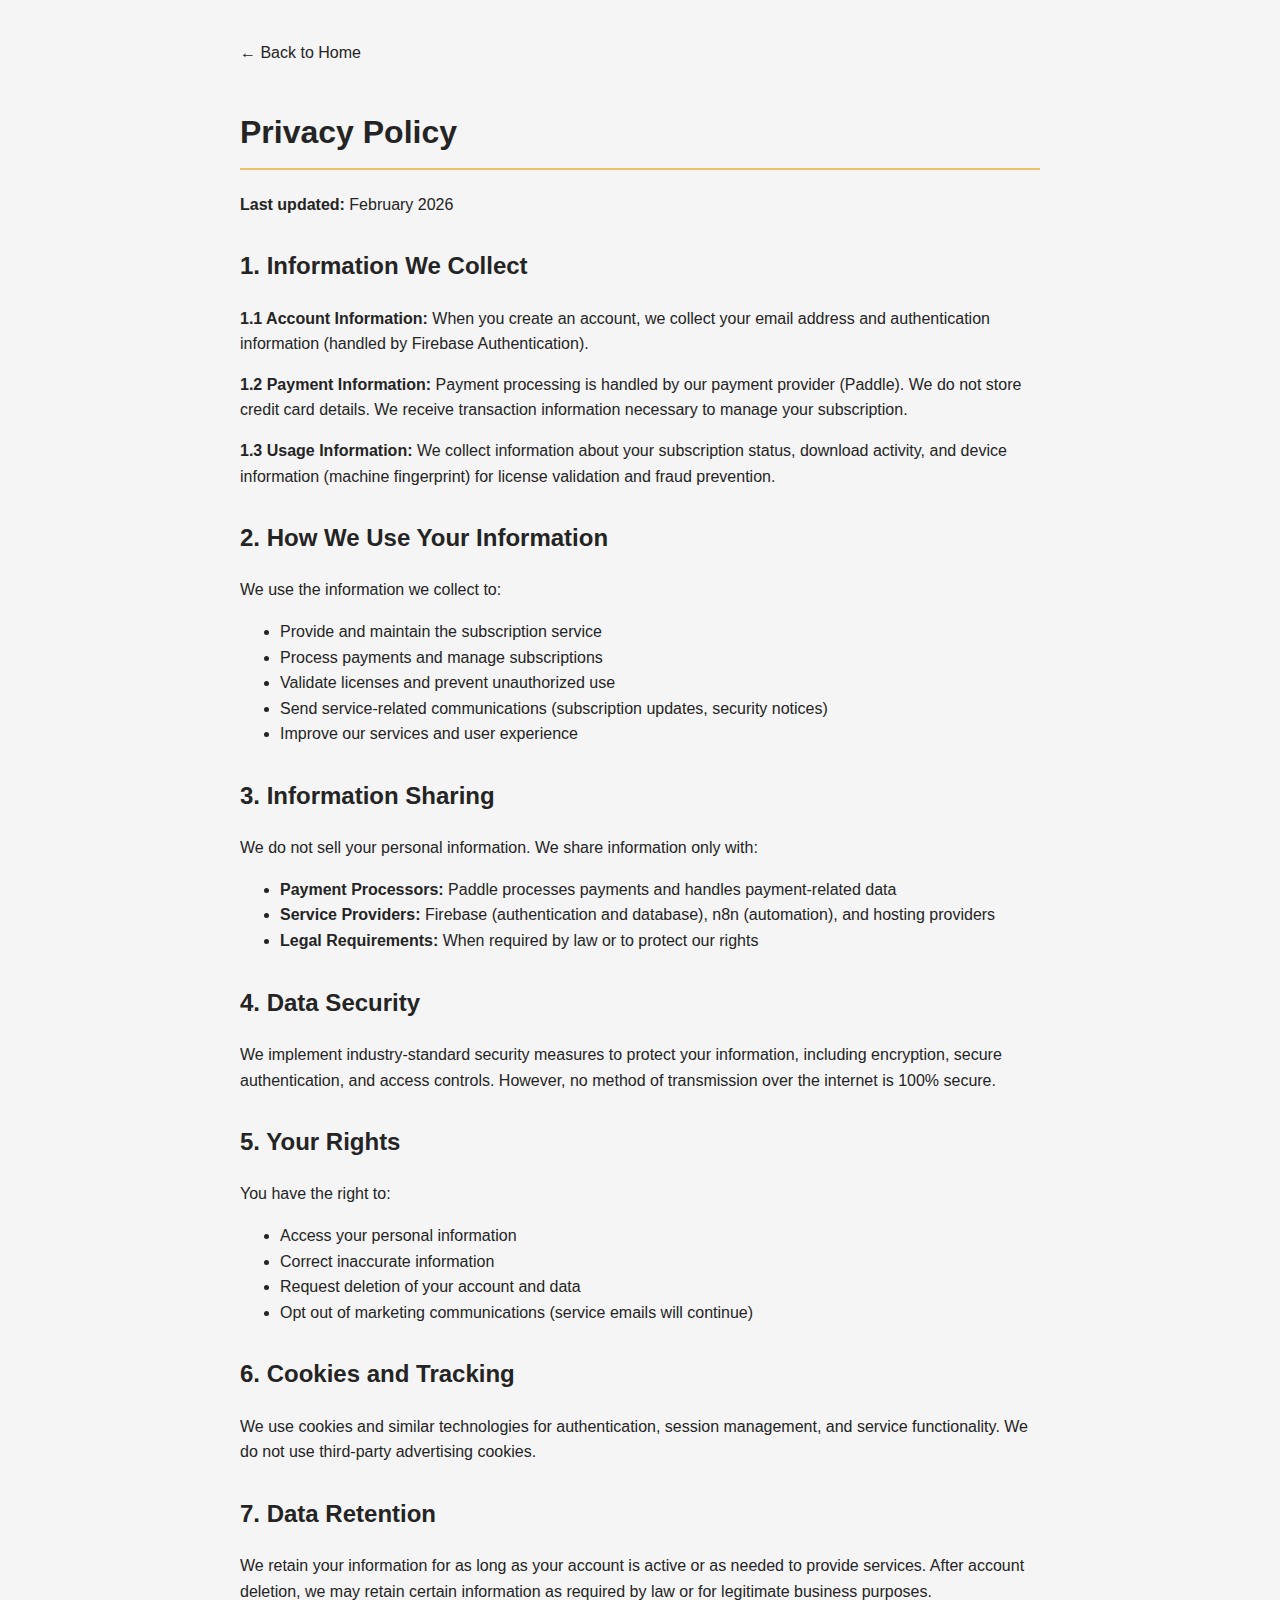
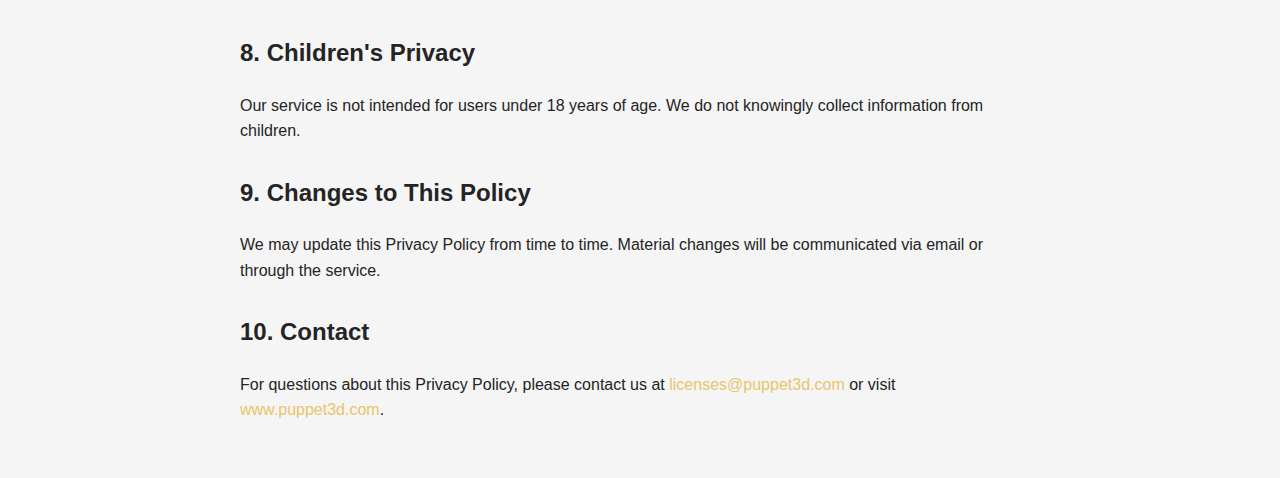
<file: privacy.html>
<!DOCTYPE html>
<html lang="en">
<head>
  <meta charset="UTF-8">
  <meta name="viewport" content="width=device-width, initial-scale=1.0">
  <title>Privacy Policy - Puppet3D</title>
  <style>
    body {
      font-family: "Sebino", "Segoe UI", Arial, sans-serif;
      line-height: 1.6;
      max-width: 800px;
      margin: 0 auto;
      padding: 40px 20px;
      background: #f5f5f5;
      color: #242424;
    }
    h1 {
      color: #242424;
      border-bottom: 2px solid #e9c46a;
      padding-bottom: 10px;
    }
    h2 {
      color: #242424;
      margin-top: 30px;
    }
    p {
      margin: 15px 0;
    }
    a {
      color: #e9c46a;
      text-decoration: none;
    }
    a:hover {
      text-decoration: underline;
    }
    .back-link {
      display: inline-block;
      margin-bottom: 20px;
      color: #242424;
    }
  </style>
</head>
<body>
  <a href="index.html" class="back-link">← Back to Home</a>
  
  <h1>Privacy Policy</h1>
  <p><strong>Last updated:</strong> February 2026</p>

  <h2>1. Information We Collect</h2>
  <p><strong>1.1 Account Information:</strong> When you create an account, we collect your email address and authentication information (handled by Firebase Authentication).</p>
  <p><strong>1.2 Payment Information:</strong> Payment processing is handled by our payment provider (Paddle). We do not store credit card details. We receive transaction information necessary to manage your subscription.</p>
  <p><strong>1.3 Usage Information:</strong> We collect information about your subscription status, download activity, and device information (machine fingerprint) for license validation and fraud prevention.</p>

  <h2>2. How We Use Your Information</h2>
  <p>We use the information we collect to:</p>
  <ul>
    <li>Provide and maintain the subscription service</li>
    <li>Process payments and manage subscriptions</li>
    <li>Validate licenses and prevent unauthorized use</li>
    <li>Send service-related communications (subscription updates, security notices)</li>
    <li>Improve our services and user experience</li>
  </ul>

  <h2>3. Information Sharing</h2>
  <p>We do not sell your personal information. We share information only with:</p>
  <ul>
    <li><strong>Payment Processors:</strong> Paddle processes payments and handles payment-related data</li>
    <li><strong>Service Providers:</strong> Firebase (authentication and database), n8n (automation), and hosting providers</li>
    <li><strong>Legal Requirements:</strong> When required by law or to protect our rights</li>
  </ul>

  <h2>4. Data Security</h2>
  <p>We implement industry-standard security measures to protect your information, including encryption, secure authentication, and access controls. However, no method of transmission over the internet is 100% secure.</p>

  <h2>5. Your Rights</h2>
  <p>You have the right to:</p>
  <ul>
    <li>Access your personal information</li>
    <li>Correct inaccurate information</li>
    <li>Request deletion of your account and data</li>
    <li>Opt out of marketing communications (service emails will continue)</li>
  </ul>

  <h2>6. Cookies and Tracking</h2>
  <p>We use cookies and similar technologies for authentication, session management, and service functionality. We do not use third-party advertising cookies.</p>

  <h2>7. Data Retention</h2>
  <p>We retain your information for as long as your account is active or as needed to provide services. After account deletion, we may retain certain information as required by law or for legitimate business purposes.</p>

  <h2>8. Children's Privacy</h2>
  <p>Our service is not intended for users under 18 years of age. We do not knowingly collect information from children.</p>

  <h2>9. Changes to This Policy</h2>
  <p>We may update this Privacy Policy from time to time. Material changes will be communicated via email or through the service.</p>

  <h2>10. Contact</h2>
  <p>For questions about this Privacy Policy, please contact us at <a href="mailto:licenses@puppet3d.com">licenses@puppet3d.com</a> or visit <a href="https://www.puppet3d.com">www.puppet3d.com</a>.</p>
</body>
</html>
</file>
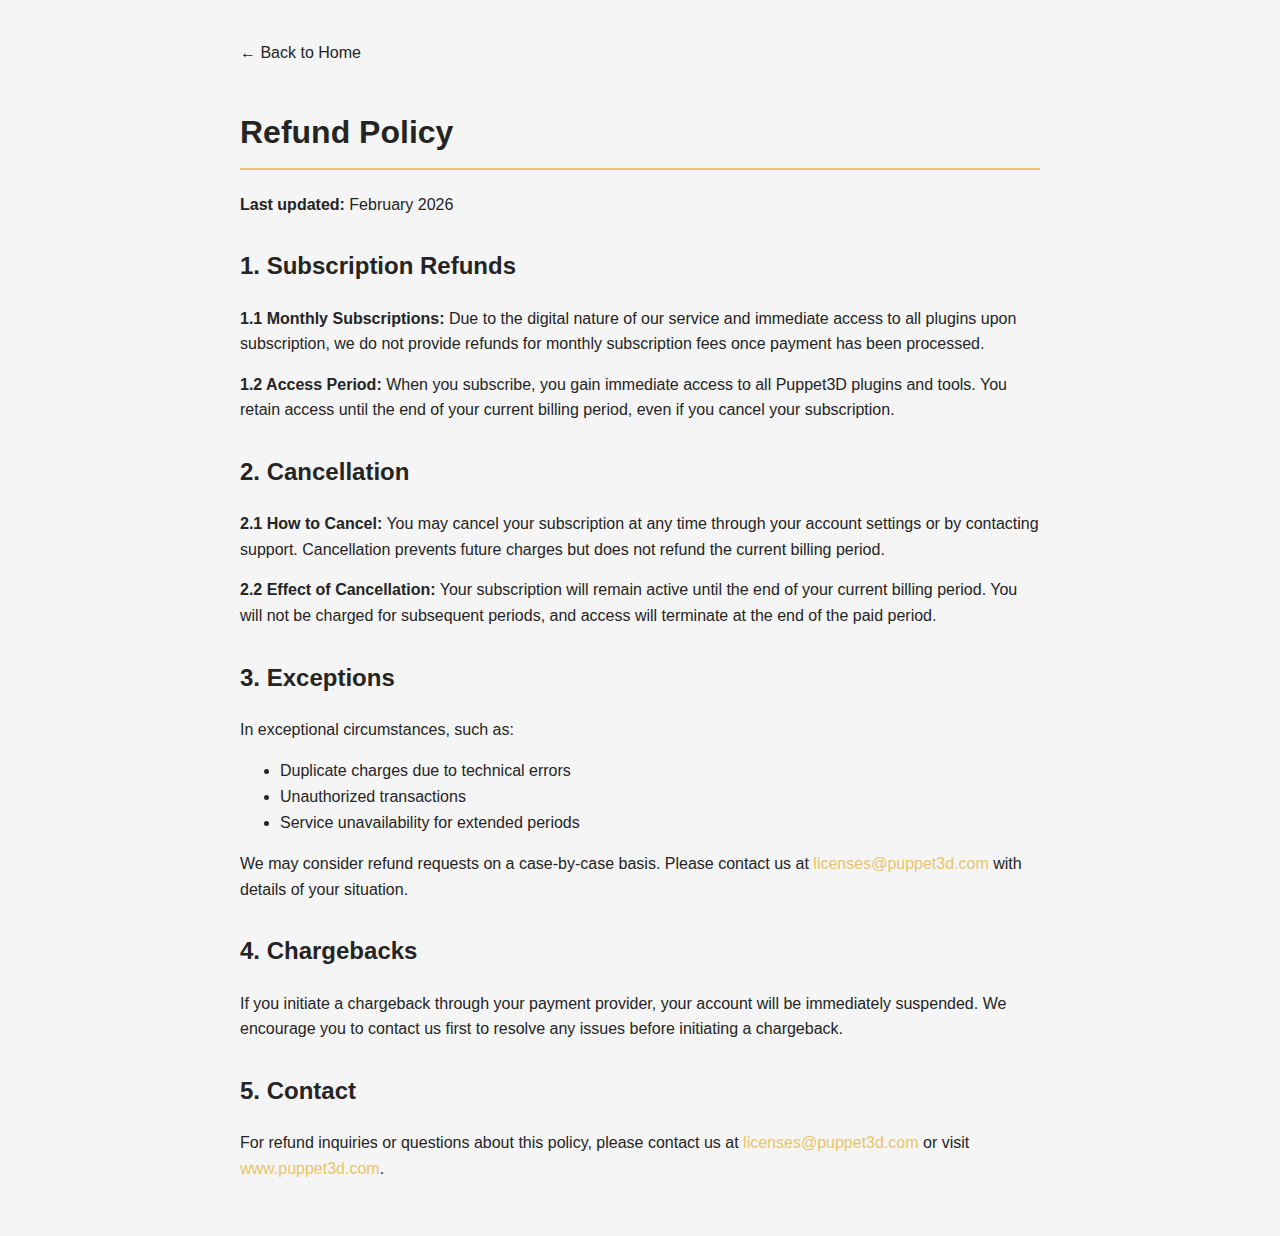
<file: refund.html>
<!DOCTYPE html>
<html lang="en">
<head>
  <meta charset="UTF-8">
  <meta name="viewport" content="width=device-width, initial-scale=1.0">
  <title>Refund Policy - Puppet3D</title>
  <style>
    body {
      font-family: "Sebino", "Segoe UI", Arial, sans-serif;
      line-height: 1.6;
      max-width: 800px;
      margin: 0 auto;
      padding: 40px 20px;
      background: #f5f5f5;
      color: #242424;
    }
    h1 {
      color: #242424;
      border-bottom: 2px solid #e9c46a;
      padding-bottom: 10px;
    }
    h2 {
      color: #242424;
      margin-top: 30px;
    }
    p {
      margin: 15px 0;
    }
    a {
      color: #e9c46a;
      text-decoration: none;
    }
    a:hover {
      text-decoration: underline;
    }
    .back-link {
      display: inline-block;
      margin-bottom: 20px;
      color: #242424;
    }
  </style>
</head>
<body>
  <a href="index.html" class="back-link">← Back to Home</a>
  
  <h1>Refund Policy</h1>
  <p><strong>Last updated:</strong> February 2026</p>

  <h2>1. Subscription Refunds</h2>
  <p><strong>1.1 Monthly Subscriptions:</strong> Due to the digital nature of our service and immediate access to all plugins upon subscription, we do not provide refunds for monthly subscription fees once payment has been processed.</p>
  <p><strong>1.2 Access Period:</strong> When you subscribe, you gain immediate access to all Puppet3D plugins and tools. You retain access until the end of your current billing period, even if you cancel your subscription.</p>

  <h2>2. Cancellation</h2>
  <p><strong>2.1 How to Cancel:</strong> You may cancel your subscription at any time through your account settings or by contacting support. Cancellation prevents future charges but does not refund the current billing period.</p>
  <p><strong>2.2 Effect of Cancellation:</strong> Your subscription will remain active until the end of your current billing period. You will not be charged for subsequent periods, and access will terminate at the end of the paid period.</p>

  <h2>3. Exceptions</h2>
  <p>In exceptional circumstances, such as:</p>
  <ul>
    <li>Duplicate charges due to technical errors</li>
    <li>Unauthorized transactions</li>
    <li>Service unavailability for extended periods</li>
  </ul>
  <p>We may consider refund requests on a case-by-case basis. Please contact us at <a href="mailto:licenses@puppet3d.com">licenses@puppet3d.com</a> with details of your situation.</p>

  <h2>4. Chargebacks</h2>
  <p>If you initiate a chargeback through your payment provider, your account will be immediately suspended. We encourage you to contact us first to resolve any issues before initiating a chargeback.</p>

  <h2>5. Contact</h2>
  <p>For refund inquiries or questions about this policy, please contact us at <a href="mailto:licenses@puppet3d.com">licenses@puppet3d.com</a> or visit <a href="https://www.puppet3d.com">www.puppet3d.com</a>.</p>
</body>
</html>
</file>
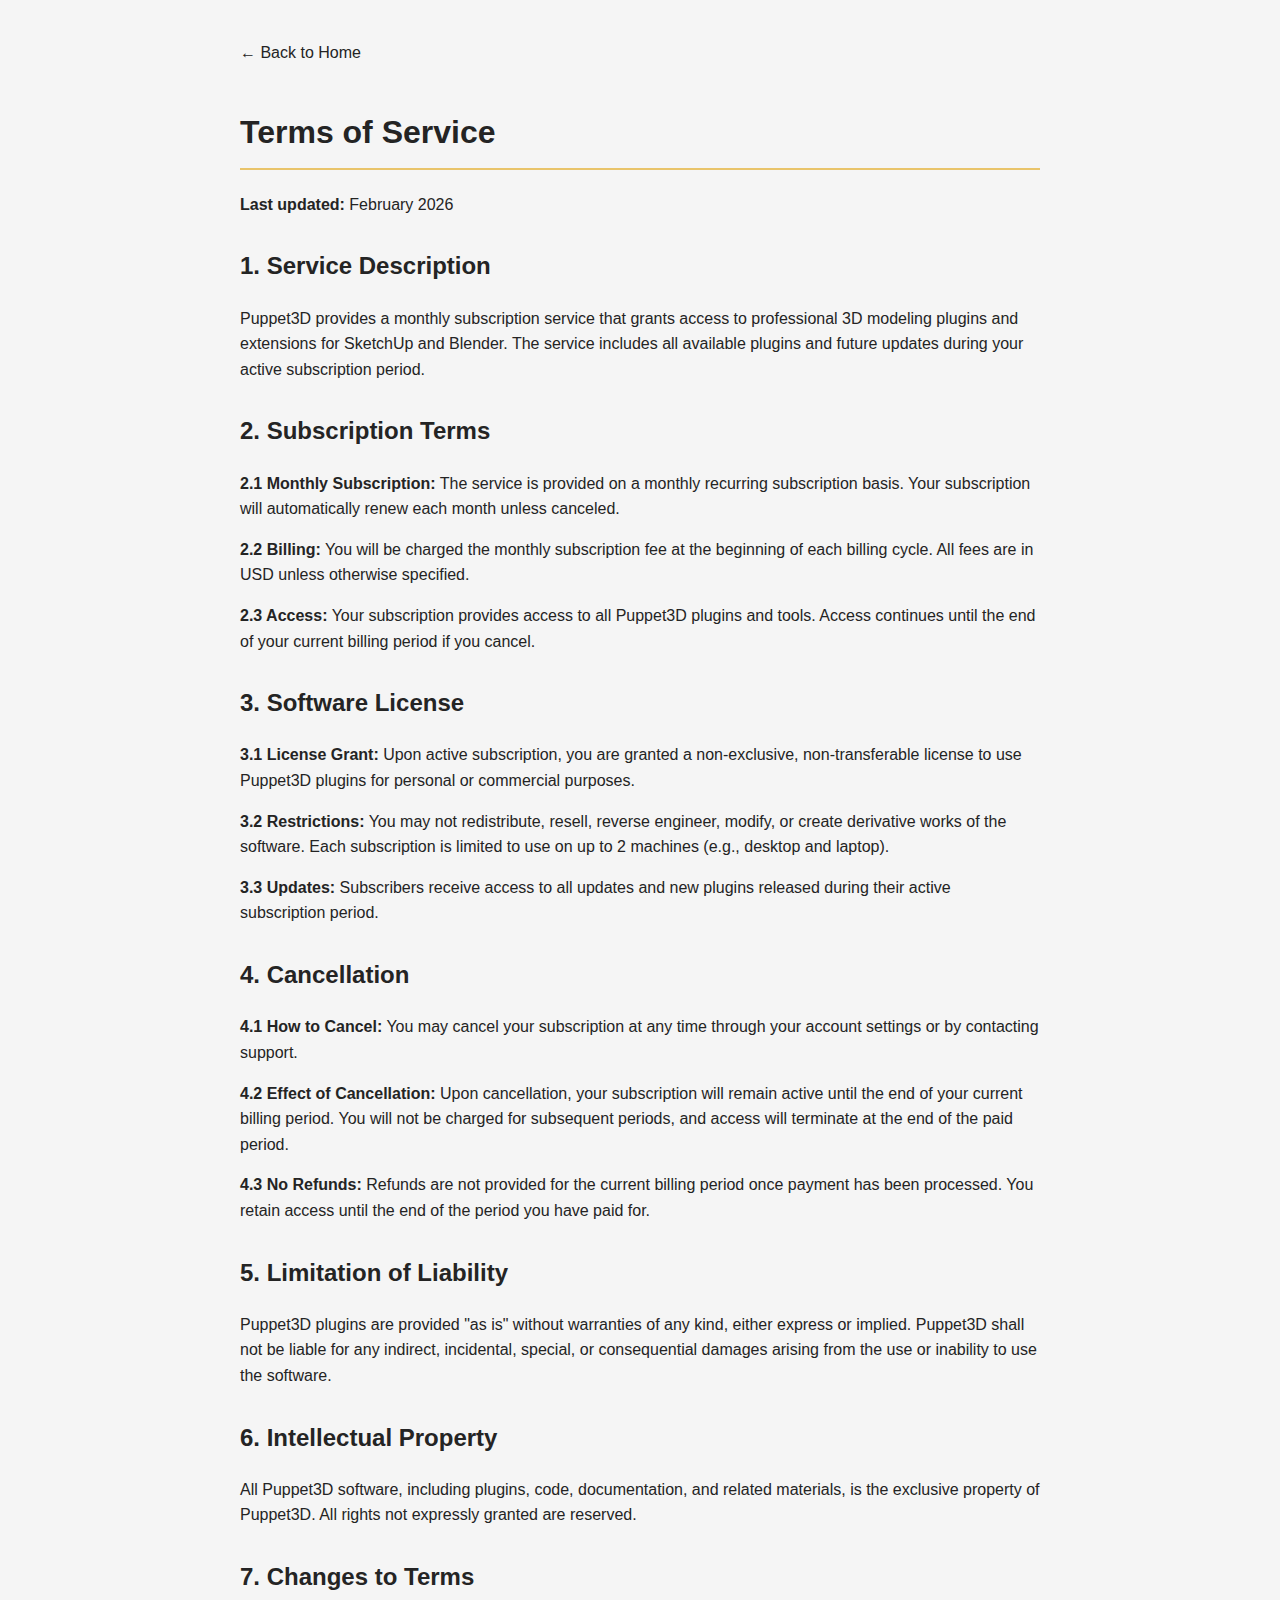
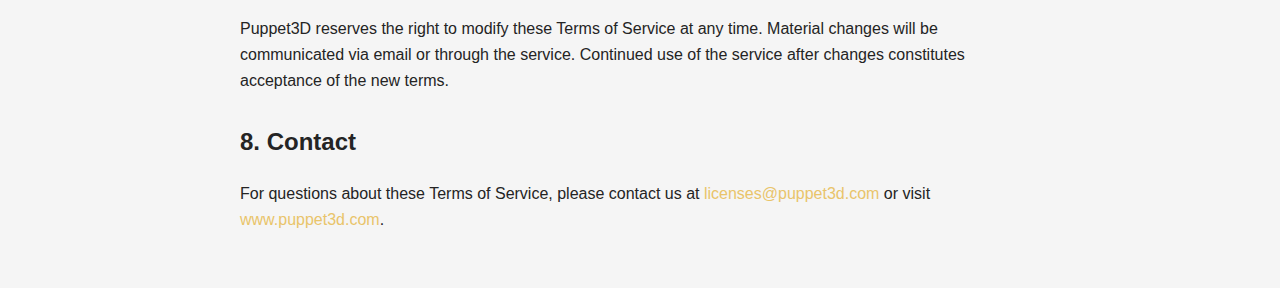
<file: terms.html>
<!DOCTYPE html>
<html lang="en">
<head>
  <meta charset="UTF-8">
  <meta name="viewport" content="width=device-width, initial-scale=1.0">
  <title>Terms of Service - Puppet3D</title>
  <style>
    body {
      font-family: "Sebino", "Segoe UI", Arial, sans-serif;
      line-height: 1.6;
      max-width: 800px;
      margin: 0 auto;
      padding: 40px 20px;
      background: #f5f5f5;
      color: #242424;
    }
    h1 {
      color: #242424;
      border-bottom: 2px solid #e9c46a;
      padding-bottom: 10px;
    }
    h2 {
      color: #242424;
      margin-top: 30px;
    }
    p {
      margin: 15px 0;
    }
    a {
      color: #e9c46a;
      text-decoration: none;
    }
    a:hover {
      text-decoration: underline;
    }
    .back-link {
      display: inline-block;
      margin-bottom: 20px;
      color: #242424;
    }
  </style>
</head>
<body>
  <a href="index.html" class="back-link">← Back to Home</a>
  
  <h1>Terms of Service</h1>
  <p><strong>Last updated:</strong> February 2026</p>

  <h2>1. Service Description</h2>
  <p>Puppet3D provides a monthly subscription service that grants access to professional 3D modeling plugins and extensions for SketchUp and Blender. The service includes all available plugins and future updates during your active subscription period.</p>

  <h2>2. Subscription Terms</h2>
  <p><strong>2.1 Monthly Subscription:</strong> The service is provided on a monthly recurring subscription basis. Your subscription will automatically renew each month unless canceled.</p>
  <p><strong>2.2 Billing:</strong> You will be charged the monthly subscription fee at the beginning of each billing cycle. All fees are in USD unless otherwise specified.</p>
  <p><strong>2.3 Access:</strong> Your subscription provides access to all Puppet3D plugins and tools. Access continues until the end of your current billing period if you cancel.</p>

  <h2>3. Software License</h2>
  <p><strong>3.1 License Grant:</strong> Upon active subscription, you are granted a non-exclusive, non-transferable license to use Puppet3D plugins for personal or commercial purposes.</p>
  <p><strong>3.2 Restrictions:</strong> You may not redistribute, resell, reverse engineer, modify, or create derivative works of the software. Each subscription is limited to use on up to 2 machines (e.g., desktop and laptop).</p>
  <p><strong>3.3 Updates:</strong> Subscribers receive access to all updates and new plugins released during their active subscription period.</p>

  <h2>4. Cancellation</h2>
  <p><strong>4.1 How to Cancel:</strong> You may cancel your subscription at any time through your account settings or by contacting support.</p>
  <p><strong>4.2 Effect of Cancellation:</strong> Upon cancellation, your subscription will remain active until the end of your current billing period. You will not be charged for subsequent periods, and access will terminate at the end of the paid period.</p>
  <p><strong>4.3 No Refunds:</strong> Refunds are not provided for the current billing period once payment has been processed. You retain access until the end of the period you have paid for.</p>

  <h2>5. Limitation of Liability</h2>
  <p>Puppet3D plugins are provided "as is" without warranties of any kind, either express or implied. Puppet3D shall not be liable for any indirect, incidental, special, or consequential damages arising from the use or inability to use the software.</p>

  <h2>6. Intellectual Property</h2>
  <p>All Puppet3D software, including plugins, code, documentation, and related materials, is the exclusive property of Puppet3D. All rights not expressly granted are reserved.</p>

  <h2>7. Changes to Terms</h2>
  <p>Puppet3D reserves the right to modify these Terms of Service at any time. Material changes will be communicated via email or through the service. Continued use of the service after changes constitutes acceptance of the new terms.</p>

  <h2>8. Contact</h2>
  <p>For questions about these Terms of Service, please contact us at <a href="mailto:licenses@puppet3d.com">licenses@puppet3d.com</a> or visit <a href="https://www.puppet3d.com">www.puppet3d.com</a>.</p>
</body>
</html>
</file>
